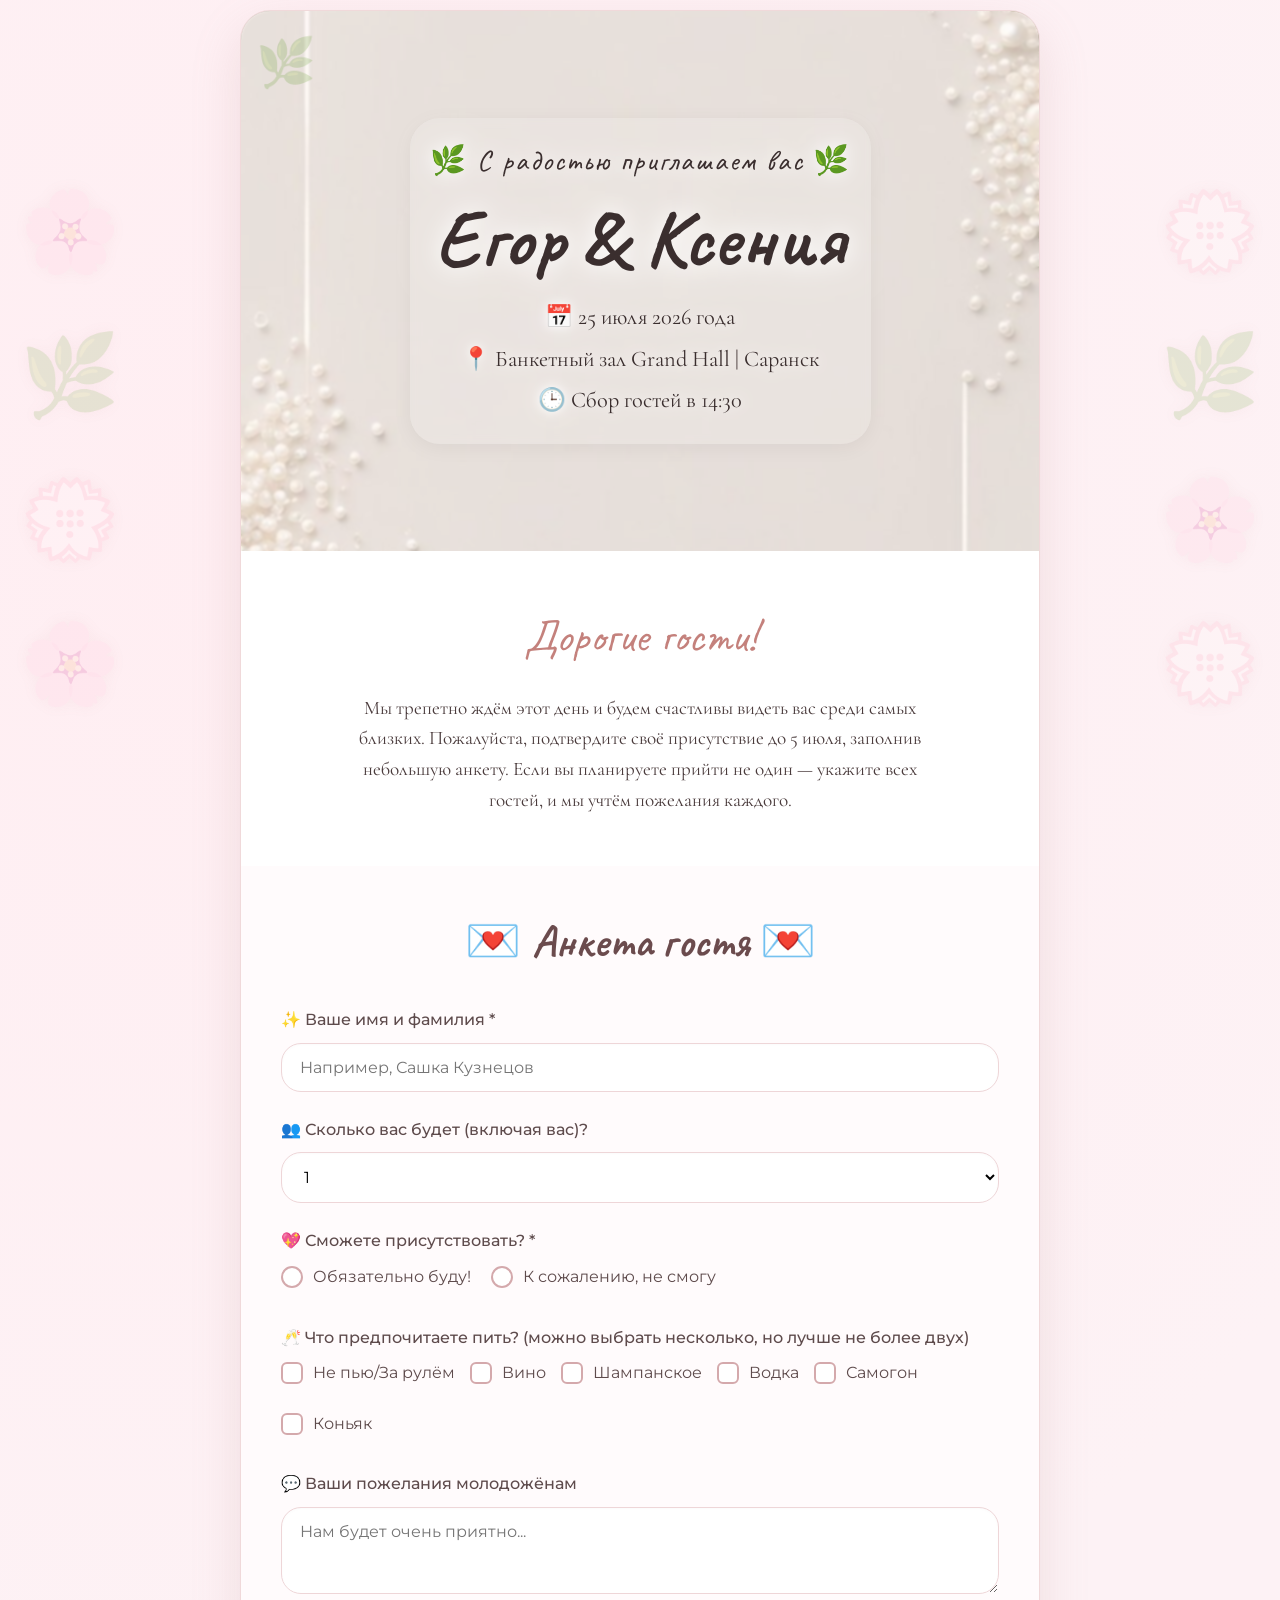
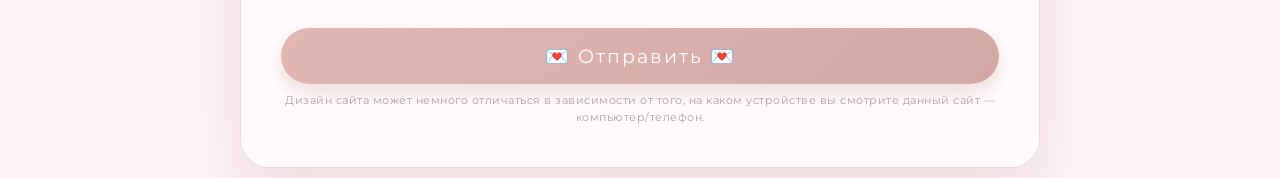
<file: index.html>
<!DOCTYPE html>
<html lang="ru">
<head>
    <meta charset="UTF-8">
    <meta name="viewport" content="width=device-width, initial-scale=1.0">
    <title>Свадьба Егора и Ксении</title>
    <link rel="preconnect" href="https://fonts.googleapis.com">
    <link rel="preconnect" href="https://fonts.gstatic.com" crossorigin>
    <link href="https://fonts.googleapis.com/css2?family=Cormorant+Garamond:wght@400;600;700&family=Montserrat:wght@300;400&display=swap" rel="stylesheet">
    <link rel="stylesheet" href="style.css">
    <link href="https://fonts.googleapis.com/css2?family=Caveat:wght@400;700&display=swap" rel="stylesheet">
</head>
<body>
    <div class="container">
        <div class="hero">
            <div class="hero-overlay"></div>
            <div class="hero-content">
                <p class="pre-title">🌿 С радостью приглашаем вас 🌿</p>
                <h1>Егор & Ксения</h1>
                <div class="date-location">
                    <p class="date">📅 25 июля 2026 года</p>
                    <p class="location">📍 Банкетный зал Grand Hall | Саранск</p>
                    <p class="time">🕒 Сбор гостей в 14:30</p>
                </div>
            </div>
        </div>

        <div class="invitation-text">
            <p>Дорогие гости!</p>
            <p>Мы трепетно ждём этот день и будем счастливы видеть вас среди самых близких. Пожалуйста, подтвердите своё присутствие до 5 июля, заполнив небольшую анкету. Если вы планируете прийти не один — укажите всех гостей, и мы учтём пожелания каждого.</p>
        </div>

        <div class="form-section" id="rsvp-form-section">
            <h2>💌 Анкета гостя 💌</h2>
            <form id="rsvp-form">
                <!-- Основной гость -->
                <div class="form-group">
                    <label for="guest-name">✨ Ваше имя и фамилия *</label>
                    <input type="text" id="guest-name" placeholder="Например, Сашка Кузнецов" required>
                </div>

                <div class="form-group">
                    <label for="guests-count">👥 Сколько вас будет (включая вас)?</label>
                    <select id="guests-count">
                        <option value="1">1</option>
                        <option value="2">2</option>
                        <option value="3">3</option>
                        <option value="4">4</option>
                    </select>
                </div>

                <!-- Динамические поля для дополнительных гостей -->
                <div id="extra-guests-container"></div>

                <div class="form-group">
                    <label>💖 Сможете присутствовать? *</label>
                    <div class="radio-group">
                        <label class="radio-label">
                            <input type="radio" name="attendance" value="Да" required>
                            <span class="radio-custom"></span>
                            Обязательно буду!
                        </label>
                        <label class="radio-label">
                            <input type="radio" name="attendance" value="Нет">
                            <span class="radio-custom"></span>
                            К сожалению, не смогу
                        </label>
                    </div>
                </div>

                <div class="form-group">
                    <label>🥂 Что предпочитаете пить? (можно выбрать несколько, но лучше не более двух)</label>
                    <div class="checkbox-group" id="main-drink-group">
                    <label class="checkbox-label">
                        <input type="checkbox" name="main-drink" value="Не пью/За рулём">
                        <span class="checkbox-custom"></span>
                        Не пью/За рулём
                    </label>
                    <label class="checkbox-label">
                        <input type="checkbox" name="main-drink" value="Вино">
                        <span class="checkbox-custom"></span>
                        Вино
                    </label>
                    <label class="checkbox-label">
                        <input type="checkbox" name="main-drink" value="Шампанское">
                        <span class="checkbox-custom"></span>
                        Шампанское
                    </label>
                    <label class="checkbox-label">
                        <input type="checkbox" name="main-drink" value="Водка">
                        <span class="checkbox-custom"></span>
                        Водка
                    </label>
                    <label class="checkbox-label">
                        <input type="checkbox" name="main-drink" value="Самогон">
                        <span class="checkbox-custom"></span>
                        Самогон
                    </label>
                    <label class="checkbox-label">
                        <input type="checkbox" name="main-drink" value="Коньяк">
                        <span class="checkbox-custom"></span>
                        Коньяк
                    </label>
    </div>
</div>

                <div class="form-group">
                    <label for="wishes">💬 Ваши пожелания молодожёнам</label>
                    <textarea id="wishes" rows="3" placeholder="Нам будет очень приятно..."></textarea>
                </div>

                <button type="submit" id="submit-btn">💌 Отправить 💌</button>
                <p class="design-note">Дизайн сайта может немного отличаться в зависимости от того, на каком устройстве вы смотрите данный сайт — компьютер/телефон.</p>
            </form>
            <div class="success-message" id="success-message" style="display: none;">
                <div class="success-icon">🌸</div>
                <p>Спасибо! Ваш ответ принят.</p>
                <p>Ждём встречи на празднике!</p>
            </div>
        </div>
    </div>

    <script src="script.js"></script>
</body>
</html>
</file>
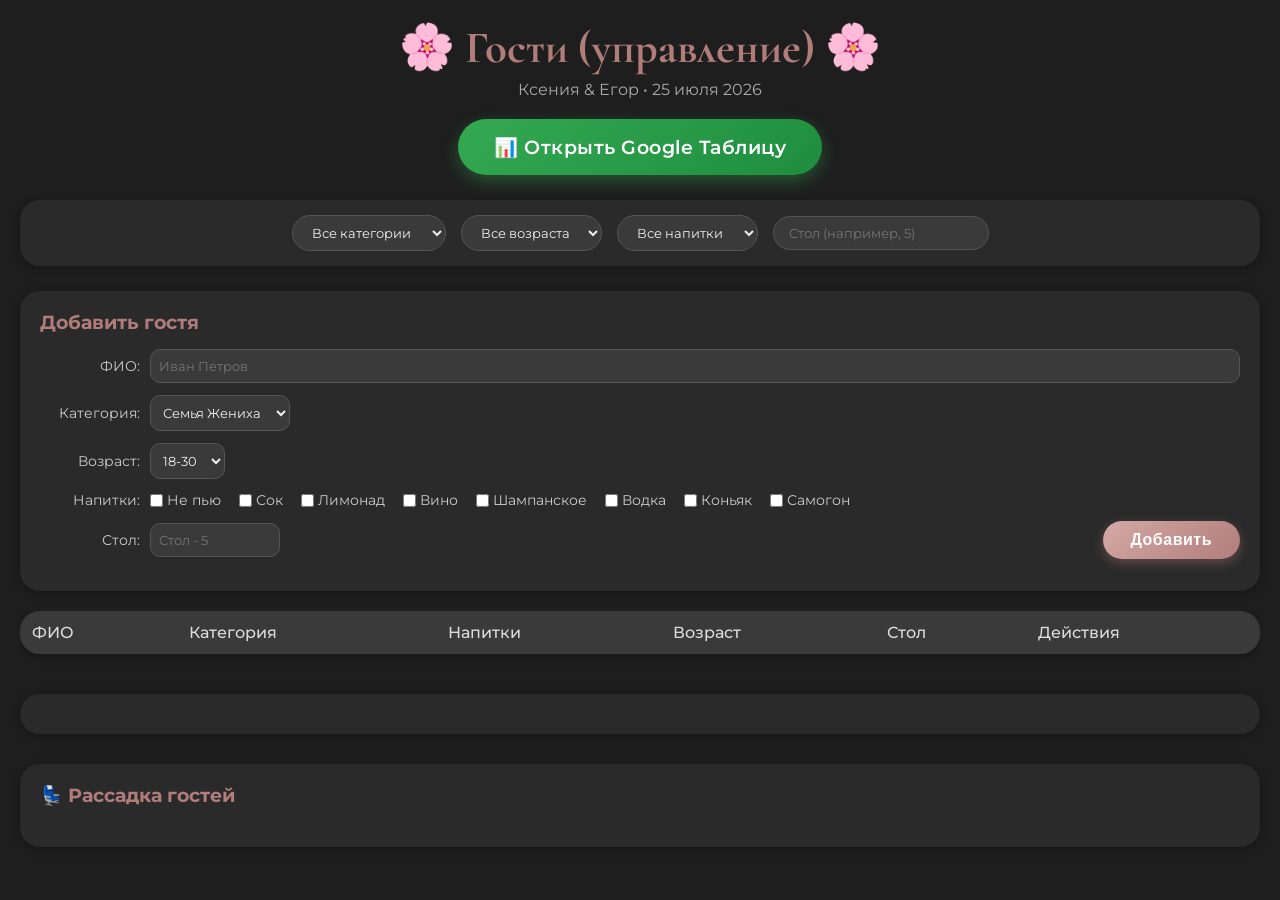
<file: manage.html>
<!DOCTYPE html>
<html lang="ru">
<head>
    <meta charset="UTF-8">
    <meta name="viewport" content="width=device-width, initial-scale=1.0">
    <title>Управление гостями — Ксения & Егор</title>
    <link href="https://fonts.googleapis.com/css2?family=Cormorant+Garamond:wght@400;600;700&family=Montserrat:wght@300;400;500&display=swap" rel="stylesheet">
    <link rel="stylesheet" href="manage.css">
</head>
<body>
    <div class="container">
        <h1>🌸 Гости (управление) 🌸</h1>
        <p class="subtitle">Ксения & Егор • 25 июля 2026</p>

        <!-- Кнопка перехода к Google Таблицам -->
        <div class="google-sheets-link">
            <a href="https://docs.google.com/spreadsheets/d/10-cE6YK2aX1ESMhDiHyBy_FqmwrHlSi3OrIBFvzjoB4/edit?gid=0#gid=0" target="_blank" class="btn-google-sheets">
                📊 Открыть Google Таблицу
            </a>
        </div>

        <div class="controls">
            <select id="filterCategory">
                <option value="">Все категории</option>
                <option>Семья Жениха</option>
                <option>Семья Невесты</option>
                <option>Друзья</option>
            </select>
            <select id="filterAge">
                <option value="">Все возраста</option>
                <option value="<18">&lt;18</option>
                <option value="18-30">18-30</option>
                <option value="30-50">30-50</option>
                <option value=">50">&gt;50</option>
            </select>
            <select id="filterDrink">
                <option value="">Все напитки</option>
            </select>
            <input type="text" id="filterTable" placeholder="Стол (например, 5)">
        </div>

        <div class="add-form">
            <h3>Добавить гостя</h3>
            <div class="form-row">
                <label>ФИО:</label>
                <input type="text" id="newFio" placeholder="Иван Петров" class="flex-2">
            </div>
            <div class="form-row">
                <label>Категория:</label>
                <select id="newCategory">
                    <option>Семья Жениха</option>
                    <option>Семья Невесты</option>
                    <option>Друзья</option>
                </select>
            </div>
            <div class="form-row">
                <label>Возраст:</label>
                <select id="newAge">
                    <option value="<18">&lt;18</option>
                    <option value="18-30" selected>18-30</option>
                    <option value="30-50">30-50</option>
                    <option value=">50">&gt;50</option>
                </select>
            </div>
            <div class="form-row">
                <label>Напитки:</label>
                <div class="checkbox-group" id="newDrinksCheck">
                    <label><input type="checkbox" value="Не пью"> Не пью</label>
                    <label><input type="checkbox" value="Сок"> Сок</label>
                    <label><input type="checkbox" value="Лимонад"> Лимонад</label>
                    <label><input type="checkbox" value="Вино"> Вино</label>
                    <label><input type="checkbox" value="Шампанское"> Шампанское</label>
                    <label><input type="checkbox" value="Водка"> Водка</label>
                    <label><input type="checkbox" value="Коньяк"> Коньяк</label>
                    <label><input type="checkbox" value="Самогон"> Самогон</label>
                </div>
            </div>
            <div class="form-row">
                <label>Стол:</label>
                <input type="text" id="newTable" placeholder="Стол - 5" class="table-input">
                <button class="btn btn-add" onclick="addGuest()">Добавить</button>
            </div>
        </div>

        <!-- Таблица гостей с обёрткой для прокрутки -->
        <div class="table-wrapper">
            <table class="guest-table" id="guestTable">
                <thead>
                    <tr>
                        <th data-sort="fio" class="sortable">ФИО <span class="sort-arrow"></span></th>
                        <th data-sort="category" class="sortable">Категория <span class="sort-arrow"></span></th>
                        <th data-sort="drinks" class="sortable">Напитки <span class="sort-arrow"></span></th>
                        <th data-sort="age" class="sortable">Возраст <span class="sort-arrow"></span></th>
                        <th data-sort="table" class="sortable">Стол <span class="sort-arrow"></span></th>
                        <th>Действия</th>
                    </tr>
                </thead>
                <tbody></tbody>
            </table>
        </div>

        <div class="drink-stats" id="drinkStats"></div>

        <div id="seating-plan">
            <h3>💺 Рассадка гостей</h3>
            <div id="tables-container"></div>
        </div>
    </div>

    <script src="manage.js"></script>
</body>
</html>
</file>
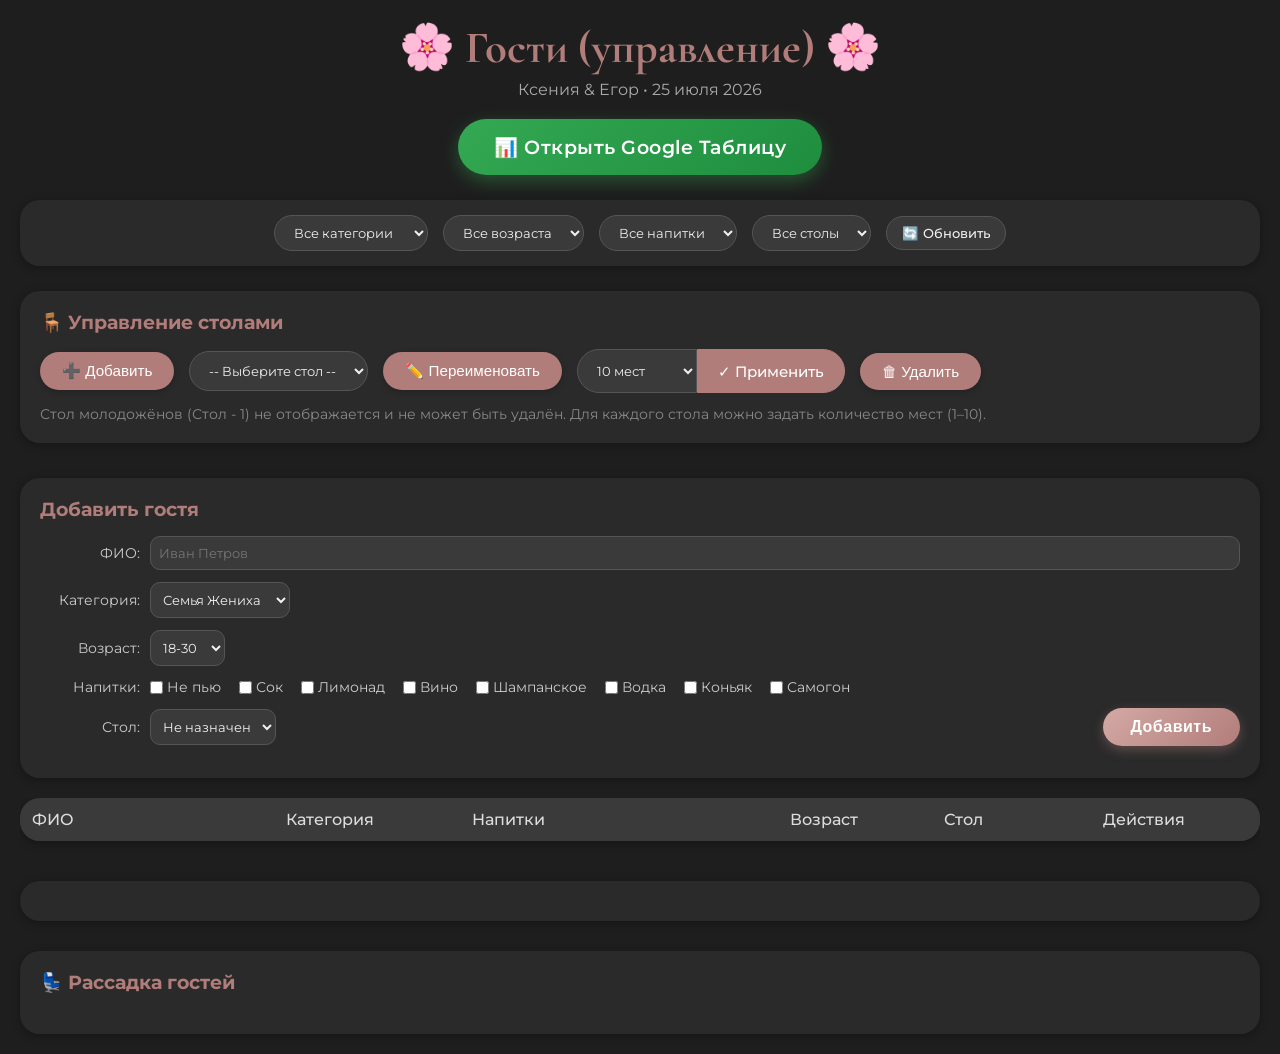
<file: Управление_Гостями/manage.html>
<!DOCTYPE html>
<html lang="ru">
<head>
    <meta charset="UTF-8">
    <meta name="viewport" content="width=device-width, initial-scale=1.0">
    <title>Управление гостями — Ксения & Егор</title>
    <link href="https://fonts.googleapis.com/css2?family=Cormorant+Garamond:wght@400;600;700&family=Montserrat:wght@300;400;500&display=swap" rel="stylesheet">
    <link rel="stylesheet" href="css/base.css">
    <link rel="stylesheet" href="css/tables.css">
    <link rel="stylesheet" href="css/adaptive.css">
</head>
<body>
    <div class="container">
        <h1>🌸 Гости (управление) 🌸</h1>
        <p class="subtitle">Ксения & Егор • 25 июля 2026</p>

        <!-- Кнопка перехода к Google Таблицам -->
        <div class="google-sheets-link">
            <a href="https://docs.google.com/spreadsheets/d/10-cE6YK2aX1ESMhDiHyBy_FqmwrHlSi3OrIBFvzjoB4/edit?gid=0#gid=0" target="_blank" class="btn-google-sheets">
                📊 Открыть Google Таблицу
            </a>
        </div>

        <!-- Фильтры -->
        <div class="controls">
            <select id="filterCategory">
                <option value="">Все категории</option>
                <option>Семья Жениха</option>
                <option>Семья Невесты</option>
                <option>Друзья</option>
            </select>
            <select id="filterAge">
                <option value="">Все возраста</option>
                <option value="<18">&lt;18</option>
                <option value="18-30">18-30</option>
                <option value="30-50">30-50</option>
                <option value=">50">&gt;50</option>
            </select>
            <select id="filterDrink">
                <option value="">Все напитки</option>
            </select>
            <select id="filterTable">
                <option value="">Все столы</option>
            </select>
            <button class="btn" onclick="renderTable()">🔄 Обновить</button>
        </div>

        <!-- Управление столами -->
        <div class="table-manager">
            <h3>🪑 Управление столами</h3>
            <div class="table-manager-controls">
                <button class="btn btn-table-action" onclick="addTable()">➕ Добавить</button>
                <select id="tableActionSelect">
                    <option value="">-- Выберите стол --</option>
                </select>
                <button class="btn btn-table-action" onclick="renameTable()">✏️ Переименовать</button>
                <div class="capacity-group">
                    <select id="capacitySelect">
                        <option value="1">1 место</option>
                        <option value="2">2 места</option>
                        <option value="3">3 места</option>
                        <option value="4">4 места</option>
                        <option value="5">5 мест</option>
                        <option value="6">6 мест</option>
                        <option value="7">7 мест</option>
                        <option value="8">8 мест</option>
                        <option value="9">9 мест</option>
                        <option value="10" selected>10 мест</option>
                    </select>
                    <button class="btn-capacity-apply" onclick="changeTableCapacity()">✓ Применить</button>
                </div>
                <button class="btn btn-table-action btn-delete" onclick="deleteTable()">🗑 Удалить</button>
            </div>
            <p class="hint">Стол молодожёнов (Стол - 1) не отображается и не может быть удалён. Для каждого стола можно задать количество мест (1–10).</p>
        </div>

        <!-- Добавление гостя -->
        <div class="add-form">
            <h3>Добавить гостя</h3>
            <div class="form-row">
                <label>ФИО:</label>
                <input type="text" id="newFio" placeholder="Иван Петров" class="flex-2">
            </div>
            <div class="form-row">
                <label>Категория:</label>
                <select id="newCategory">
                    <option>Семья Жениха</option>
                    <option>Семья Невесты</option>
                    <option>Друзья</option>
                </select>
            </div>
            <div class="form-row">
                <label>Возраст:</label>
                <select id="newAge">
                    <option value="<18">&lt;18</option>
                    <option value="18-30" selected>18-30</option>
                    <option value="30-50">30-50</option>
                    <option value=">50">&gt;50</option>
                </select>
            </div>
            <div class="form-row">
                <label>Напитки:</label>
                <div class="checkbox-group" id="newDrinksCheck">
                    <label><input type="checkbox" value="Не пью"> Не пью</label>
                    <label><input type="checkbox" value="Сок"> Сок</label>
                    <label><input type="checkbox" value="Лимонад"> Лимонад</label>
                    <label><input type="checkbox" value="Вино"> Вино</label>
                    <label><input type="checkbox" value="Шампанское"> Шампанское</label>
                    <label><input type="checkbox" value="Водка"> Водка</label>
                    <label><input type="checkbox" value="Коньяк"> Коньяк</label>
                    <label><input type="checkbox" value="Самогон"> Самогон</label>
                </div>
            </div>
            <div class="form-row">
                <label>Стол:</label>
                <select id="newTable">
                    <option value="">Не назначен</option>
                </select>
                <button class="btn btn-add" onclick="addGuest()">Добавить</button>
            </div>
        </div>

        <!-- Таблица гостей -->
        <div class="table-wrapper">
            <table class="guest-table" id="guestTable">
                <thead>
                    <tr>
                        <th data-sort="fio" class="sortable">ФИО <span class="sort-arrow"></span></th>
                        <th data-sort="category" class="sortable">Категория <span class="sort-arrow"></span></th>
                        <th data-sort="drinks" class="sortable">Напитки <span class="sort-arrow"></span></th>
                        <th data-sort="age" class="sortable">Возраст <span class="sort-arrow"></span></th>
                        <th data-sort="table" class="sortable">Стол <span class="sort-arrow"></span></th>
                        <th>Действия</th>
                    </tr>
                </thead>
                <tbody></tbody>
            </table>
        </div>

        <!-- Статистика напитков -->
        <div class="drink-stats" id="drinkStats"></div>

        <!-- Рассадка -->
        <div id="seating-plan">
            <h3>💺 Рассадка гостей</h3>
            <div id="tables-container"></div>
        </div>
    </div>

    <!-- Подключаем только нужные скрипты -->
    <script src="js/api.js"></script>
    <script src="js/tableManager.js"></script>
    <script src="js/ui.js"></script>
    <script src="js/app.js"></script>
</body>
</html>
</file>
<file: style.css>
* {
    margin: 0;
    padding: 0;
    box-sizing: border-box;
}

body {
    font-family: 'Cormorant Garamond', serif;
    background-color: #fdf2f5;
    background-image: radial-gradient(circle at 20% 30%, #ffeef2 0%, #fdf2f5 80%);
    color: #4a3b3c;
    line-height: 1.6;
    padding: 10px;
    position: relative;
    overflow-x: hidden;
}

/* Декоративные гирлянды по бокам */
body::before,
body::after {
    position: fixed;
    top: 50%;
    transform: translateY(-50%);
    font-size: 5rem;
    opacity: 0.15;
    z-index: 0;
    pointer-events: none;
    text-shadow: 0 0 15px rgba(180,120,120,0.4);
    white-space: pre;
    line-height: 1.8;
}

body::before {
    content: "🌸\A 🌿\A 💮\A 🌸";
    left: 20px;
}

body::after {
    content: "💮\A 🌿\A 🌸\A 💮";
    right: 20px;
}

.container {
    max-width: 800px;
    margin: 0 auto;
    background: #ffffff;
    border-radius: 30px;
    box-shadow: 0 20px 50px rgba(180, 139, 139, 0.2);
    overflow: hidden;
    border: 1px solid #f0d9da;
    position: relative;
    z-index: 1; /* чтобы был над гирляндами */
}

.container::before,
.container::after {
    content: "🌿";
    position: absolute;
    font-size: 3rem;
    opacity: 0.2;
    z-index: 1;
}
.container::before { top: 15px; left: 15px; }
.container::after { bottom: 15px; right: 15px; transform: rotate(180deg); }

/* Hero section */
.hero {
    position: relative;
    height: 60vh;
    max-height: 700px;
    background: url('img/backwhiteball.jpg') center/cover no-repeat;
    display: flex;
    align-items: center;
    justify-content: center;
    text-align: center;
    color: #3a2e2e;
}

.hero-overlay {
    position: absolute;
    top: 0; left: 0; right: 0; bottom: 0;
    background: rgba(255, 250, 250, 0.5);
    backdrop-filter: blur(1px);
}

.hero-content {
    position: relative;
    z-index: 2;
    padding: 20px;
    background: rgba(255, 255, 255, 0.15);
    border-radius: 30px;
    backdrop-filter: blur(4px);
    box-shadow: 0 4px 20px rgba(0,0,0,0.05);
}

.pre-title {
    font-family: 'Caveat', cursive;
    font-size: 1.8rem;
    letter-spacing: 2px;
    text-transform: none;
    margin-bottom: 15px;
    font-weight: 400;
    color: #3a2e2e;
    text-shadow: 0 0 15px rgba(255,255,255,0.9), 0 0 30px rgba(255,255,255,0.6);
}

.hero h1 {
    font-family: 'Caveat', cursive;
    font-size: 5rem;
    font-weight: 700;
    margin-bottom: 20px;
    line-height: 1;
    color: #3a2e2e;
    text-shadow: 0 0 20px rgba(255,255,255,0.95), 0 0 40px rgba(255,255,255,0.7);
}

.date-location p {
    font-family: 'Cormorant Garamond', serif;
    font-size: 1.4rem;
    margin-bottom: 6px;
    font-weight: 400;
    color: #3a2e2e;
    text-shadow: 0 0 10px rgba(255,255,255,0.8), 0 0 20px rgba(255,255,255,0.5);
}

/* Пригласительный текст */
.invitation-text {
    padding: 50px 40px;
    text-align: center;
    font-size: 1.2rem;
    max-width: 650px;
    margin: 0 auto;
    position: relative;
    z-index: 2;
}

.invitation-text p:first-child {
    font-family: 'Caveat', cursive;
    font-size: 2.8rem;
    margin-bottom: 20px;
    color: #c4817c;
}

/* Форма */
.form-section {
    padding: 40px;
    background: #fffbfc;
    position: relative;
    z-index: 2;
}

.form-section h2 {
    font-family: 'Caveat', cursive;
    font-size: 2.8rem;
    text-align: center;
    margin-bottom: 30px;
    color: #6b4b4d;
}

.form-group {
    margin-bottom: 25px;
}

label {
    display: block;
    margin-bottom: 10px;
    font-weight: 500;
    font-size: 1rem;
    color: #5e4b4c;
    font-family: 'Montserrat', sans-serif;
}

input[type="text"],
input[type="number"],
select,
textarea {
    width: 100%;
    padding: 14px 18px;
    border: 1px solid #eed6d8;
    border-radius: 20px;
    font-family: 'Montserrat', sans-serif;
    font-size: 1rem;
    background: #fff;
    transition: all 0.3s;
    box-shadow: inset 0 1px 3px rgba(0,0,0,0.02);
}

input:focus,
select:focus,
textarea:focus {
    outline: none;
    border-color: #d4a9ac;
    box-shadow: 0 0 0 4px rgba(212,169,172,0.2);
}

/* Радио-кнопки */
.radio-group {
    display: flex;
    flex-wrap: wrap;
    gap: 20px;
}

.radio-label {
    display: flex;
    align-items: center;
    cursor: pointer;
    font-weight: 400;
    gap: 10px;
    font-family: 'Montserrat', sans-serif;
}

.radio-label input {
    display: none;
}

.radio-custom {
    width: 22px;
    height: 22px;
    border: 2px solid #d4a9ac;
    border-radius: 50%;
    display: inline-block;
    position: relative;
    flex-shrink: 0;
    background: #fff;
}

.radio-label input:checked + .radio-custom::after {
    content: '';
    width: 12px;
    height: 12px;
    background: #d4a9ac;
    border-radius: 50%;
    position: absolute;
    top: 50%;
    left: 50%;
    transform: translate(-50%, -50%);
}

/* Чекбоксы */
.checkbox-group {
    display: flex;
    flex-wrap: wrap;
    gap: 15px;
}

.checkbox-label {
    display: flex;
    align-items: center;
    cursor: pointer;
    font-weight: 400;
    gap: 10px;
    font-family: 'Montserrat', sans-serif;
}

.checkbox-label input {
    display: none;
}

.checkbox-custom {
    width: 22px;
    height: 22px;
    border: 2px solid #d4a9ac;
    border-radius: 6px;
    display: inline-block;
    position: relative;
    flex-shrink: 0;
    background: #fff;
}

.checkbox-label input:checked + .checkbox-custom::after {
    content: '';
    width: 14px;
    height: 14px;
    background: #d4a9ac;
    border-radius: 3px;
    position: absolute;
    top: 50%;
    left: 50%;
    transform: translate(-50%, -50%);
}

button {
    display: block;
    width: 100%;
    padding: 16px;
    background: linear-gradient(135deg, #e2b6b3 0%, #d4a9a5 100%);
    color: white;
    border: none;
    border-radius: 30px;
    font-size: 1.2rem;
    font-family: 'Montserrat', sans-serif;
    cursor: pointer;
    transition: all 0.3s;
    letter-spacing: 2px;
    margin-top: 20px;
    box-shadow: 0 8px 20px rgba(200,150,150,0.3);
}

button:hover {
    background: linear-gradient(135deg, #d4a9a5 0%, #c4817c 100%);
    box-shadow: 0 12px 25px rgba(200,150,150,0.4);
    transform: translateY(-2px);
}

button:disabled {
    opacity: 0.7;
    cursor: not-allowed;
    transform: none;
}

.success-message {
    text-align: center;
    padding: 40px 20px;
    animation: fadeIn 0.6s ease;
}

.success-icon {
    font-size: 4rem;
    margin-bottom: 20px;
}

.success-message p {
    font-size: 1.3rem;
    color: #6b4b4d;
}

.extra-guest-block {
    background: #fff5f6;
    border: 1px dashed #e2b6b3;
    border-radius: 20px;
    padding: 20px;
    margin-top: 15px;
    margin-bottom: 25px;
    animation: fadeIn 0.4s ease;
}

.extra-guest-block h4 {
    font-family: 'Caveat', cursive;
    font-size: 1.8rem;
    color: #b17d7a;
    margin-bottom: 15px;
}

.design-note {
    text-align: center;
    font-size: 0.7rem;
    color: #b0a0a0;
    margin-top: 8px;
    font-family: 'Montserrat', sans-serif;
    letter-spacing: 0.5px;
}

@keyframes fadeIn {
    from { opacity: 0; transform: translateY(10px); }
    to { opacity: 1; transform: translateY(0); }
}

/* Медиа-запросы */
@media (max-width: 600px) {
    .hero h1 { font-size: 3.5rem; }
    .hero { max-height: 400px; }
    .invitation-text, .form-section { padding: 30px 20px; }
    .radio-group { flex-direction: column; gap: 12px; }
}

/* Убираем гирлянды на мобильных, чтобы не мешали */
@media (max-width: 800px) {
    body::before,
    body::after {
        display: none;
    }
}
</file>
<file: manage.css>
* { margin: 0; padding: 0; box-sizing: border-box; }

body {
    font-family: 'Montserrat', sans-serif;
    background: #1e1e1e;
    color: #f0f0f0;
    padding: 20px;
}

.container { max-width: 1400px; margin: 0 auto; }   /* расширили контейнер */

h1 {
    font-family: 'Cormorant Garamond', serif;
    font-size: 2.8rem; text-align: center; color: #b17d7a; margin-bottom: 5px;
}
.subtitle { text-align: center; color: #aaa; margin-bottom: 20px; }

/* Фильтры */
.controls {
    display: flex; flex-wrap: wrap; gap: 15px;
    justify-content: center; align-items: center; margin-bottom: 25px;
    background: #2a2a2a; padding: 15px; border-radius: 20px;
    box-shadow: 0 2px 10px rgba(0,0,0,0.3);
}
.controls select, .controls input, .controls button {
    padding: 8px 15px; border: 1px solid #555;
    border-radius: 20px; font-family: inherit;
    background: #3a3a3a; color: #f0f0f0;
}
.btn {
    background: #b17d7a; color: white; border: none;
    cursor: pointer; font-weight: 500;
}
.btn:hover { background: #c4817c; }

/* Блок сброса напитка */
.drink-filter-wrap {
    display: flex; align-items: center; gap: 5px;
}
.btn-reset-drink {
    background: #555; color: #f0f0f0; border: none;
    border-radius: 50%; width: 28px; height: 28px;
    font-size: 1rem; cursor: pointer; display: flex;
    align-items: center; justify-content: center;
}
.btn-reset-drink:hover { background: #777; }

/* Форма добавления */
.add-form {
    background: #2a2a2a; border-radius: 20px; padding: 20px;
    margin-bottom: 20px; box-shadow: 0 2px 10px rgba(0,0,0,0.3);
}
.add-form h3 { margin-bottom: 15px; color: #b17d7a; }

.form-row {
    display: flex; align-items: center; gap: 10px;
    margin-bottom: 12px; flex-wrap: wrap;
}
.form-row label {
    width: 100px; text-align: right; flex-shrink: 0;
    font-size: 0.9rem; color: #ccc;
}
.form-row input, .form-row select {
    padding: 8px; border: 1px solid #555;
    border-radius: 10px; background: #3a3a3a; color: #f0f0f0;
    font-family: inherit;
}
.flex-2 { flex: 2; }
.table-input {
    width: 130px; flex: none;
}

/* Кнопка "Добавить" */
.btn-add {
    background: linear-gradient(135deg, #d4a9a5, #b17d7a);
    border: none; color: white;
    padding: 10px 28px; border-radius: 25px;
    font-size: 1rem; font-weight: 600; letter-spacing: 0.5px;
    cursor: pointer; transition: all 0.3s ease;
    box-shadow: 0 4px 12px rgba(177, 125, 122, 0.4);
    margin-left: auto;
}
.btn-add:hover {
    background: linear-gradient(135deg, #c4817c, #9f6b68);
    box-shadow: 0 6px 16px rgba(177, 125, 122, 0.6);
    transform: translateY(-1px);
}

.checkbox-group {
    display: flex; flex-wrap: wrap; gap: 8px;
}
.checkbox-group label {
    width: auto; text-align: left; margin-right: 10px;
    display: flex; align-items: center; gap: 4px;
}

/* Таблица */
.guest-table {
    width: 100%; border-collapse: collapse;
    background: #2a2a2a; border-radius: 20px; overflow: hidden;
    box-shadow: 0 2px 10px rgba(0,0,0,0.3);
    margin-bottom: 20px;
}
.guest-table th {
    background: #3a3a3a; padding: 12px; text-align: left; font-weight: 500;
    color: #ddd;
    user-select: none;
}
.guest-table td {
    padding: 10px 12px; border-bottom: 1px solid #444;
}
.guest-table tr:hover { background: #333; }

.sortable { cursor: pointer; }
.sortable:hover { color: #b17d7a; }
.sort-arrow { font-size: 0.8rem; margin-left: 5px; }

.inline-edit {
    border: none; background: transparent; color: #f0f0f0;
    font-family: inherit; font-size: inherit; width: 100%; padding: 5px;
}
.inline-edit:focus {
    background: #444; border-radius: 8px; outline: 1px solid #b17d7a;
}

/* Статистика */
.drink-stats {
    background: #2a2a2a; border-radius: 20px; padding: 20px;
    margin-top: 20px; box-shadow: 0 2px 10px rgba(0,0,0,0.3);
}
.drink-stats h3 { color: #b17d7a; margin-bottom: 10px; }
.stat-row { display: flex; flex-wrap: wrap; gap: 15px; }
.stat-item {
    background: #3a3a3a; padding: 8px 15px; border-radius: 15px;
    font-size: 0.9rem; color: #f0f0f0;
}

/* ===================== РАССАДКА ===================== */
#seating-plan {
    margin-top: 30px;
    background: #2a2a2a; border-radius: 20px; padding: 20px;
    box-shadow: 0 2px 10px rgba(0,0,0,0.3);
}
#seating-plan h3 { color: #b17d7a; margin-bottom: 20px; }

#tables-container {
    display: flex; flex-wrap: wrap; gap: 50px; justify-content: center;  /* увеличенный gap */
}

.table-block {
    background: #333; border-radius: 20px; padding: 25px;
    flex: 0 1 560px;            /* шире, чтобы два блока в ряд помещались */
    margin-bottom: 10px;
}
.table-block h4 {
    text-align: center; color: #b17d7a; margin-bottom: 15px;
    font-size: 1.2rem;
}
.rect-table {
    border: 2px solid #b17d7a;
    background: #3a3a3a;
    min-height: 70px; display: flex; flex-direction: column; gap: 8px;
    padding: 10px; border-radius: 10px;
}
.round-table {
    border: 2px solid #b17d7a; border-radius: 50%;
    background: #3a3a3a;
    width: 400px; height: 400px;   /* значительно увеличены */
    display: flex; flex-wrap: wrap; align-items: center; justify-content: center;
    padding: 35px;                 /* больше внутреннее пространство */
    margin: 0 auto;
    overflow: hidden;              /* слоты не вылезают за круг */
}
.guest-slot {
    background: #444; border-radius: 8px;
    padding: 8px 12px;             /* просторнее */
    font-size: 0.9rem;
    cursor: pointer;
    border: 1px dashed #777;
    white-space: nowrap;
    overflow: hidden;
    text-overflow: ellipsis;
    max-width: 190px;              /* больше места под текст */
    line-height: 1.2;
}
.guest-slot.occupied {
    background: #b17d7a; color: white; border: none;
}
.guest-slot.drag-over {
    border: 2px dashed #fff;
}

.unassigned-guests {
    background: #333; border-radius: 20px; padding: 15px;
    flex-basis: 100%;
    margin-top: 20px;
}
.unassigned-guests h4 { color: #b17d7a; margin-bottom: 10px; }
.unassigned-list {
    display: flex; flex-wrap: wrap; gap: 10px;
}
.unassigned-guest {
    background: #555; padding: 6px 12px; border-radius: 15px;
    cursor: grab; font-size: 0.9rem;
}
.unassigned-guest.dragging { opacity: 0.5; }

/* Адаптивная обёртка для таблицы */
.table-wrapper {
    width: 100%;
    overflow-x: auto;
    -webkit-overflow-scrolling: touch;
    margin-bottom: 20px;
}

/* Мобильная адаптация */
@media (max-width: 768px) {
    .controls {
        flex-direction: column;
        align-items: stretch;
    }
    .form-row {
        flex-direction: column;
        align-items: stretch;
    }
    .form-row label {
        width: auto;
        text-align: left;
    }
    .btn-add {
        margin-left: 0;
        width: 100%;
    }
    /* Скрываем колонки Категория и Возраст на маленьких экранах */
    .guest-table th:nth-child(2),
    .guest-table td:nth-child(2),
    .guest-table th:nth-child(4),
    .guest-table td:nth-child(4) {
        display: none;
    }
}

/* Адаптивная обёртка для таблицы */
.table-wrapper {
    width: 100%;
    overflow-x: auto;
    -webkit-overflow-scrolling: touch;
    margin-bottom: 20px;
}

/* Кнопка Google Таблиц */
.google-sheets-link {
    text-align: center;
    margin-bottom: 25px;
}
.btn-google-sheets {
    display: inline-block;
    background: linear-gradient(135deg, #34a853, #1e8e3e);
    color: white;
    padding: 16px 36px;
    border-radius: 35px;
    font-size: 1.2rem;
    font-weight: 600;
    text-decoration: none;
    box-shadow: 0 6px 18px rgba(52, 168, 83, 0.4);
    transition: all 0.3s ease;
    letter-spacing: 0.5px;
}
.btn-google-sheets:hover {
    background: linear-gradient(135deg, #1e8e3e, #0d6526);
    box-shadow: 0 10px 24px rgba(52, 168, 83, 0.5);
    transform: translateY(-2px);
}

/* Мобильная адаптация */
@media (max-width: 768px) {
    .controls {
        flex-direction: column;
        align-items: stretch;
    }
    .form-row {
        flex-direction: column;
        align-items: stretch;
    }
    .form-row label {
        width: auto;
        text-align: left;
    }
    .btn-add {
        margin-left: 0;
        width: 100%;
    }
    /* Скрываем колонки Категория и Возраст на маленьких экранах */
    .guest-table th:nth-child(2),
    .guest-table td:nth-child(2),
    .guest-table th:nth-child(4),
    .guest-table td:nth-child(4) {
        display: none;
    }
}
</file>
<file: Управление_Гостями/css/base.css>
* { margin: 0; padding: 0; box-sizing: border-box; }

body {
    font-family: 'Montserrat', sans-serif;
    background: #1e1e1e;
    color: #f0f0f0;
    padding: 20px;
}

.container { max-width: 1400px; margin: 0 auto; }

h1 {
    font-family: 'Cormorant Garamond', serif;
    font-size: 2.8rem; text-align: center; color: #b17d7a; margin-bottom: 5px;
}
.subtitle { text-align: center; color: #aaa; margin-bottom: 20px; }

/* Кнопка Google Таблиц */
.google-sheets-link {
    text-align: center;
    margin-bottom: 25px;
}
.btn-google-sheets {
    display: inline-block;
    background: linear-gradient(135deg, #34a853, #1e8e3e);
    color: white;
    padding: 16px 36px;
    border-radius: 35px;
    font-size: 1.2rem;
    font-weight: 600;
    text-decoration: none;
    box-shadow: 0 6px 18px rgba(52, 168, 83, 0.4);
    transition: all 0.3s ease;
    letter-spacing: 0.5px;
}
.btn-google-sheets:hover {
    background: linear-gradient(135deg, #1e8e3e, #0d6526);
    box-shadow: 0 10px 24px rgba(52, 168, 83, 0.5);
    transform: translateY(-2px);
}

/* Фильтры */
.controls {
    display: flex; flex-wrap: wrap; gap: 15px;
    justify-content: center; align-items: center; margin-bottom: 25px;
    background: #2a2a2a; padding: 15px; border-radius: 20px;
    box-shadow: 0 2px 10px rgba(0,0,0,0.3);
}
.controls select, .controls input, .controls button {
    padding: 8px 15px; border: 1px solid #555;
    border-radius: 20px; font-family: inherit;
    background: #3a3a3a; color: #f0f0f0;
}
.btn {
    background: #b17d7a; color: white; border: none;
    cursor: pointer; font-weight: 500;
}
.btn:hover { background: #c4817c; }

/* Форма добавления */
.add-form {
    background: #2a2a2a; border-radius: 20px; padding: 20px;
    margin-bottom: 20px; box-shadow: 0 2px 10px rgba(0,0,0,0.3);
}
.add-form h3 { margin-bottom: 15px; color: #b17d7a; }

.form-row {
    display: flex; align-items: center; gap: 10px;
    margin-bottom: 12px; flex-wrap: wrap;
}
.form-row label {
    width: 100px; text-align: right; flex-shrink: 0;
    font-size: 0.9rem; color: #ccc;
}
.form-row input, .form-row select {
    padding: 8px; border: 1px solid #555;
    border-radius: 10px; background: #3a3a3a; color: #f0f0f0;
    font-family: inherit;
}
.flex-2 { flex: 2; }

/* Кнопка "Добавить" */
.btn-add {
    background: linear-gradient(135deg, #d4a9a5, #b17d7a);
    border: none; color: white;
    padding: 10px 28px; border-radius: 25px;
    font-size: 1rem; font-weight: 600; letter-spacing: 0.5px;
    cursor: pointer; transition: all 0.3s ease;
    box-shadow: 0 4px 12px rgba(177, 125, 122, 0.4);
    margin-left: auto;
}
.btn-add:hover {
    background: linear-gradient(135deg, #c4817c, #9f6b68);
    box-shadow: 0 6px 16px rgba(177, 125, 122, 0.6);
    transform: translateY(-1px);
}

.checkbox-group {
    display: flex; flex-wrap: wrap; gap: 8px;
}
.checkbox-group label {
    width: auto; text-align: left; margin-right: 10px;
    display: flex; align-items: center; gap: 4px;
}

/* Таблица гостей */
.guest-table {
    width: 100%; border-collapse: collapse;
    background: #2a2a2a; border-radius: 20px; overflow: hidden;
    box-shadow: 0 2px 10px rgba(0,0,0,0.3);
    margin-bottom: 20px;
}
.guest-table th {
    background: #3a3a3a; padding: 12px; text-align: left; font-weight: 500;
    color: #ddd;
    user-select: none;
}
.guest-table td {
    padding: 10px 12px; border-bottom: 1px solid #444;
}
/* Увеличиваем ширину колонки ФИО */
.guest-table th:nth-child(1),
.guest-table td:nth-child(1) {
    min-width: 250px;   /* было по умолчанию меньше */
}
.guest-table tr:hover { background: #333; }

.sortable { cursor: pointer; }
.sortable:hover { color: #b17d7a; }
.sort-arrow { font-size: 0.8rem; margin-left: 5px; }

.inline-edit {
    border: none; background: transparent; color: #f0f0f0;
    font-family: inherit; font-size: inherit; width: 100%; padding: 5px;
}
.inline-edit:focus {
    background: #444; border-radius: 8px; outline: 1px solid #b17d7a;
}

/* Статистика */
.drink-stats {
    background: #2a2a2a; border-radius: 20px; padding: 20px;
    margin-top: 20px; box-shadow: 0 2px 10px rgba(0,0,0,0.3);
}
.drink-stats h3 { color: #b17d7a; margin-bottom: 10px; }
.stat-row { display: flex; flex-wrap: wrap; gap: 15px; }
.stat-item {
    background: #3a3a3a; padding: 8px 15px; border-radius: 15px;
    font-size: 0.9rem; color: #f0f0f0;
}
/* Адаптивная обёртка для таблицы */
.table-wrapper {
    width: 100%;
    overflow-x: auto;           /* включает горизонтальный скролл */
    -webkit-overflow-scrolling: touch; /* плавный скролл на iOS */
    margin-bottom: 20px;
}

/* Минимальная ширина колонок, чтобы они не сжимались слишком сильно */
.guest-table th:nth-child(1),
.guest-table td:nth-child(1) { min-width: 160px; } /* ФИО */
.guest-table th:nth-child(2),
.guest-table td:nth-child(2) { min-width: 110px; } /* Категория */
.guest-table th:nth-child(3),
.guest-table td:nth-child(3) { min-width: 200px; } /* Напитки */
.guest-table th:nth-child(4),
.guest-table td:nth-child(4) { min-width: 80px; }  /* Возраст */
.guest-table th:nth-child(5),
.guest-table td:nth-child(5) { min-width: 100px; } /* Стол */
.guest-table th:nth-child(6),
.guest-table td:nth-child(6) { min-width: 70px; }  /* Действия */

/* Сортировка */
.sortable { cursor: pointer; }
.sortable:hover { color: #b17d7a; }
.sort-arrow { font-size: 0.8rem; margin-left: 5px; }

/* Обёртка для горизонтальной прокрутки таблицы */
.table-wrapper {
    width: 100%;
    overflow-x: auto;
    -webkit-overflow-scrolling: touch;
    margin-bottom: 20px;
}

/* Рассадка */
#seating-plan {
    margin-top: 30px;
    background: white; border-radius: 20px; padding: 20px;
    box-shadow: 0 2px 10px rgba(0,0,0,0.05);
}
#seating-plan h3 { color: #b17d7a; margin-bottom: 20px; }

#tables-container {
    display: flex; flex-wrap: wrap; gap: 50px; justify-content: center;
}

.table-block {
    background: #f9e7e7; border-radius: 20px; padding: 25px;
    flex: 0 1 560px;
    margin-bottom: 10px;
}
.table-block h4 {
    text-align: center; color: #b17d7a; margin-bottom: 15px;
    font-size: 1.2rem;
}
.rect-table {
    border: 2px solid #b17d7a;
    background: white;
    min-height: 70px; display: flex; flex-direction: column; gap: 8px;
    padding: 10px; border-radius: 10px;
}
.round-table {
    border: 2px solid #b17d7a; border-radius: 50%;
    background: white;
    width: 400px; height: 400px;
    display: flex; flex-wrap: wrap; align-items: center; justify-content: center;
    padding: 35px;
    margin: 0 auto;
    overflow: hidden;
}
.guest-slot {
    background: #f0e0e0; border-radius: 8px;
    padding: 8px 12px;
    font-size: 0.9rem;
    cursor: pointer;
    border: 1px dashed #d4a9ac;
    white-space: nowrap;
    overflow: hidden;
    text-overflow: ellipsis;
    max-width: 190px;
    line-height: 1.2;
}
.guest-slot.occupied {
    background: #b17d7a; color: white; border: none;
}
.guest-slot.drag-over {
    border: 2px dashed #fff;
}

.unassigned-guests {
    background: #f9e7e7; border-radius: 20px; padding: 15px;
    flex-basis: 100%;
    margin-top: 20px;
}
.unassigned-guests h4 { color: #b17d7a; margin-bottom: 10px; }
.unassigned-list {
    display: flex; flex-wrap: wrap; gap: 10px;
}
.unassigned-guest {
    background: #d4a9a5; padding: 6px 12px; border-radius: 15px;
    cursor: grab; font-size: 0.9rem; color: white;
}
.unassigned-guest.dragging { opacity: 0.5; }
</file>
<file: Управление_Гостями/css/tables.css>
/* Управление столами */
.table-manager {
    background: #2a2a2a; border-radius: 20px; padding: 20px;
    margin-bottom: 35px;
    box-shadow: 0 2px 10px rgba(0,0,0,0.3);
}
.table-manager h3 { margin-bottom: 15px; color: #b17d7a; }
.table-manager-controls {
    display: flex; flex-wrap: wrap; gap: 15px; align-items: center;
}
.table-manager-controls select {
    padding: 10px 15px; border: 1px solid #555;
    border-radius: 25px; background: #3a3a3a; color: #f0f0f0;
    font-family: inherit; min-width: 150px;
}
.btn-table-action {
    padding: 10px 22px;
    border-radius: 25px;
    font-size: 0.95rem;
    font-weight: 500;
    background: #b17d7a;
    color: white;
    border: none;
    cursor: pointer;
    transition: all 0.2s;
    box-shadow: 0 2px 6px rgba(0,0,0,0.2);
}
.btn-table-action:hover {
    background: #c4817c;
    transform: translateY(-1px);
    box-shadow: 0 4px 10px rgba(0,0,0,0.3);
}
.btn-delete {
    background: #b17d7a;
}
.btn-delete:hover { background: #c4817c; }
.hint {
    margin-top: 12px;
    color: #888; font-size: 0.9rem;
}

/* Группа "количество мест + кнопка" */
.capacity-group {
    display: flex;
    align-items: stretch;
    gap: 0;
    margin-left: 0;
}
.capacity-group select {
    border-radius: 25px 0 0 25px;
    border-right: none;
    padding: 10px 15px;
    border: 1px solid #555;
    background: #3a3a3a;
    color: #f0f0f0;
    font-family: inherit;
    min-width: 120px;
    height: 44px;
    box-sizing: border-box;
}
.btn-capacity-apply {
    padding: 0 20px;
    border-radius: 0 25px 25px 0;
    border: 1px solid #b17d7a;   /* перекрашено */
    background: #b17d7a;         /* перекрашено */
    color: white;
    font-family: inherit;
    font-size: 0.95rem;
    font-weight: 500;
    cursor: pointer;
    transition: background 0.2s;
    white-space: nowrap;
    height: 44px;
    box-sizing: border-box;
    display: flex;
    align-items: center;
    justify-content: center;
}
.btn-capacity-apply:hover {
    background: #c4817c;         /* hover как у других кнопок */
}
</file>
<file: Управление_Гостями/css/adaptive.css>
/* Рассадка */
#seating-plan {
    margin-top: 30px;
    background: #2a2a2a; border-radius: 20px; padding: 20px;
    box-shadow: 0 2px 10px rgba(0,0,0,0.3);
}
#seating-plan h3 { color: #b17d7a; margin-bottom: 20px; }

#tables-container {
    display: flex; flex-wrap: wrap; gap: 50px; justify-content: center;
}

.table-block {
    background: #333; border-radius: 20px; padding: 25px;
    flex: 0 1 560px;
    margin-bottom: 10px;
}
.table-block h4 {
    text-align: center; color: #b17d7a; margin-bottom: 15px;
    font-size: 1.2rem;
}
.rect-table {
    border: 2px solid #b17d7a;
    background: #3a3a3a;
    min-height: 70px; display: flex; flex-direction: column; gap: 8px;
    padding: 10px; border-radius: 10px;
}
.round-table {
    border: 2px solid #b17d7a; border-radius: 50%;
    background: #3a3a3a;
    width: 400px; height: 400px;
    display: flex; flex-wrap: wrap; align-items: center; justify-content: center;
    padding: 35px;
    margin: 0 auto;
    overflow: hidden;
}
.guest-slot {
    background: #444; border-radius: 8px;
    padding: 8px 12px;
    font-size: 0.9rem;
    cursor: pointer;
    border: 1px dashed #777;
    white-space: nowrap;
    overflow: hidden;
    text-overflow: ellipsis;
    max-width: 190px;
    line-height: 1.2;
}
.guest-slot.occupied {
    background: #b17d7a; color: white; border: none;
}
.guest-slot.drag-over {
    border: 2px dashed #fff;
}

.unassigned-guests {
    background: #333; border-radius: 20px; padding: 15px;
    flex-basis: 100%;
    margin-top: 20px;
}
.unassigned-guests h4 { color: #b17d7a; margin-bottom: 10px; }
.unassigned-list {
    display: flex; flex-wrap: wrap; gap: 10px;
}
.unassigned-guest {
    background: #555; padding: 6px 12px; border-radius: 15px;
    cursor: grab; font-size: 0.9rem;
}
.unassigned-guest.dragging { opacity: 0.5; }
</file>
